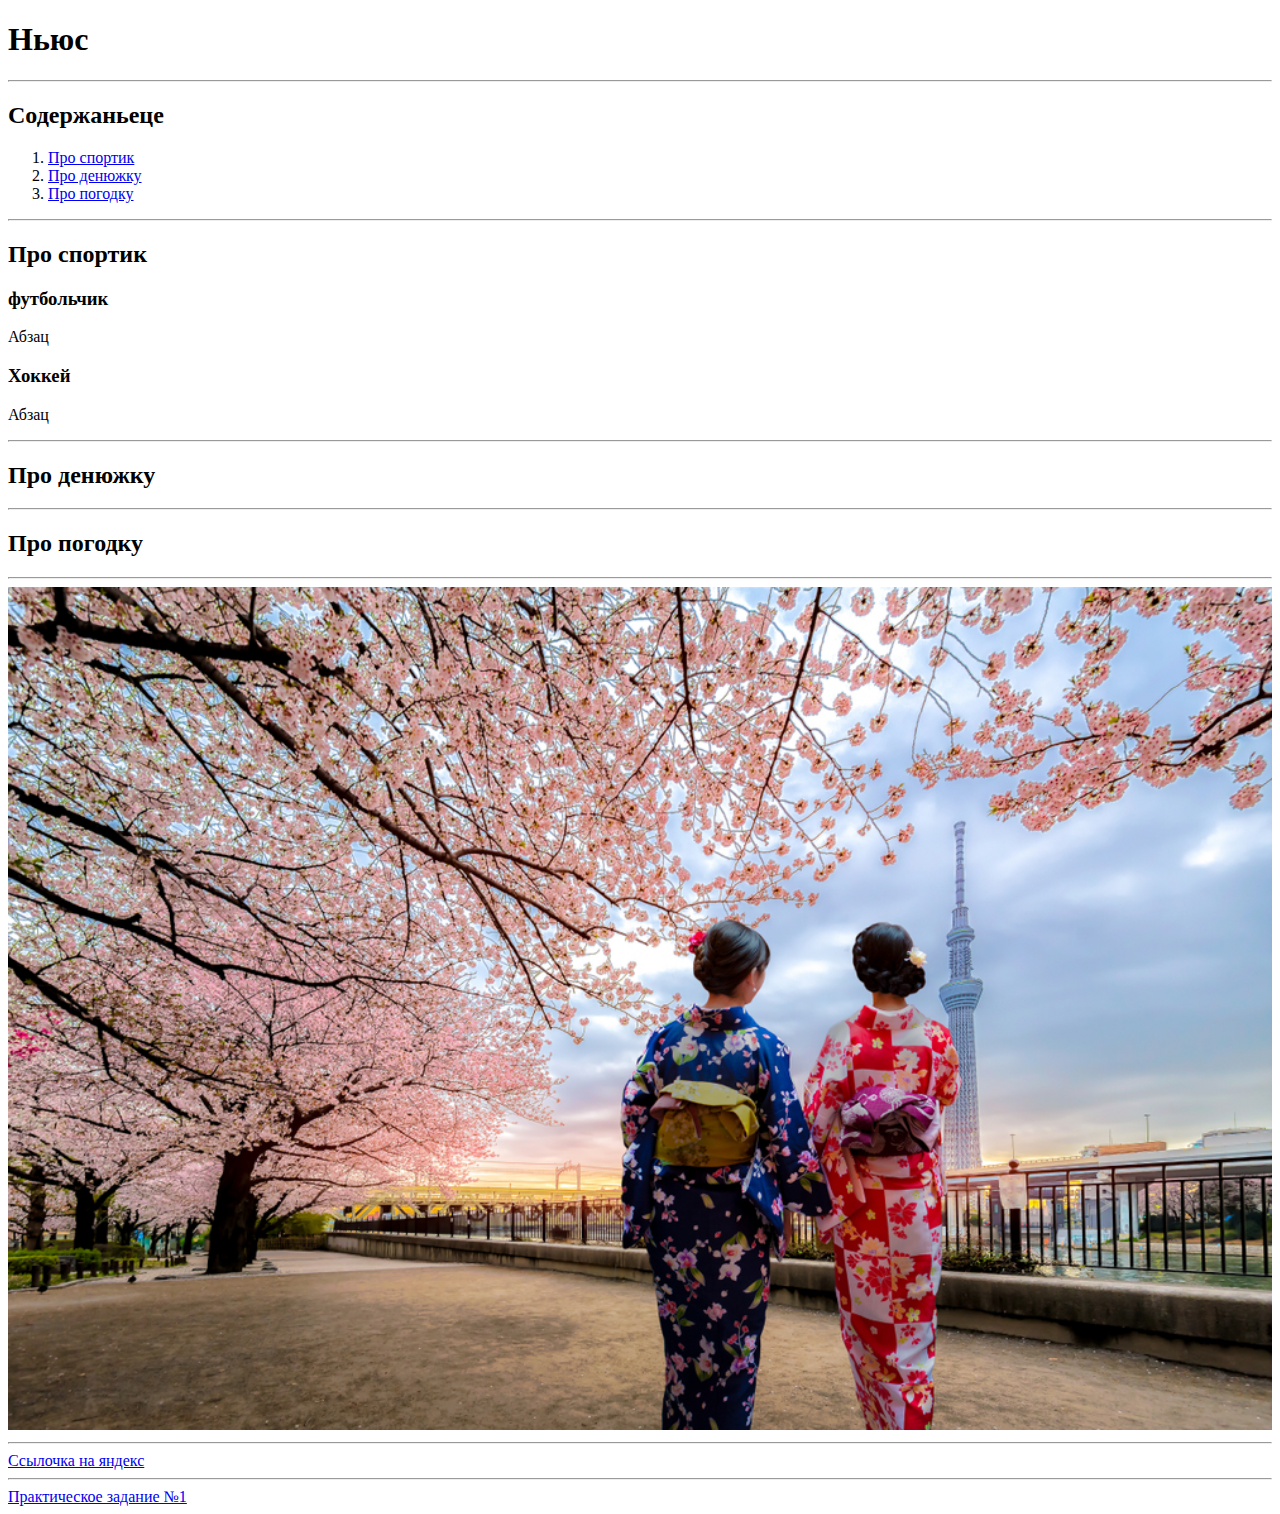
<file: index.html>
<!DOCTYPE html>
<html lang="ru">
<head>
    <meta charset="UTF-8">
    <meta name="viewport" content="width=device-width, initial-scale=1.0">
    <title>Онлайн-магазинчик</title>
</head>
<body>
    <h1>Ньюс</h1>
    <hr>
    <h2> Содержаньеце</h2></h2>
    <ol>
    <li><a href="#sport">Про спортик</a></li>
    <li><a href="#finance" >Про денюжку</a></li>
    <li><a href="#weather" >Про погодку</a></li>
</ol>
<hr>
    <h2 id="sport">Про спортик</h2>
    <h3>футбольчик</h3>
    <p>Абзац</p>
    <h3>Хоккей</h3>
    <p>Абзац</p>
    <hr>
    <h2 id="finance">Про денюжку</h2>
    <hr>
    <h2 id="weather">Про погодку</h2>
    <hr>




<img src="сакура.png" alt="сакура" width="100%">
<hr>
<a href="https://ya.ru">Ссылочка на яндекс</a>
<hr>
<a href="task1.html">Практическое задание №1</a>


</body>
</html>
</file>
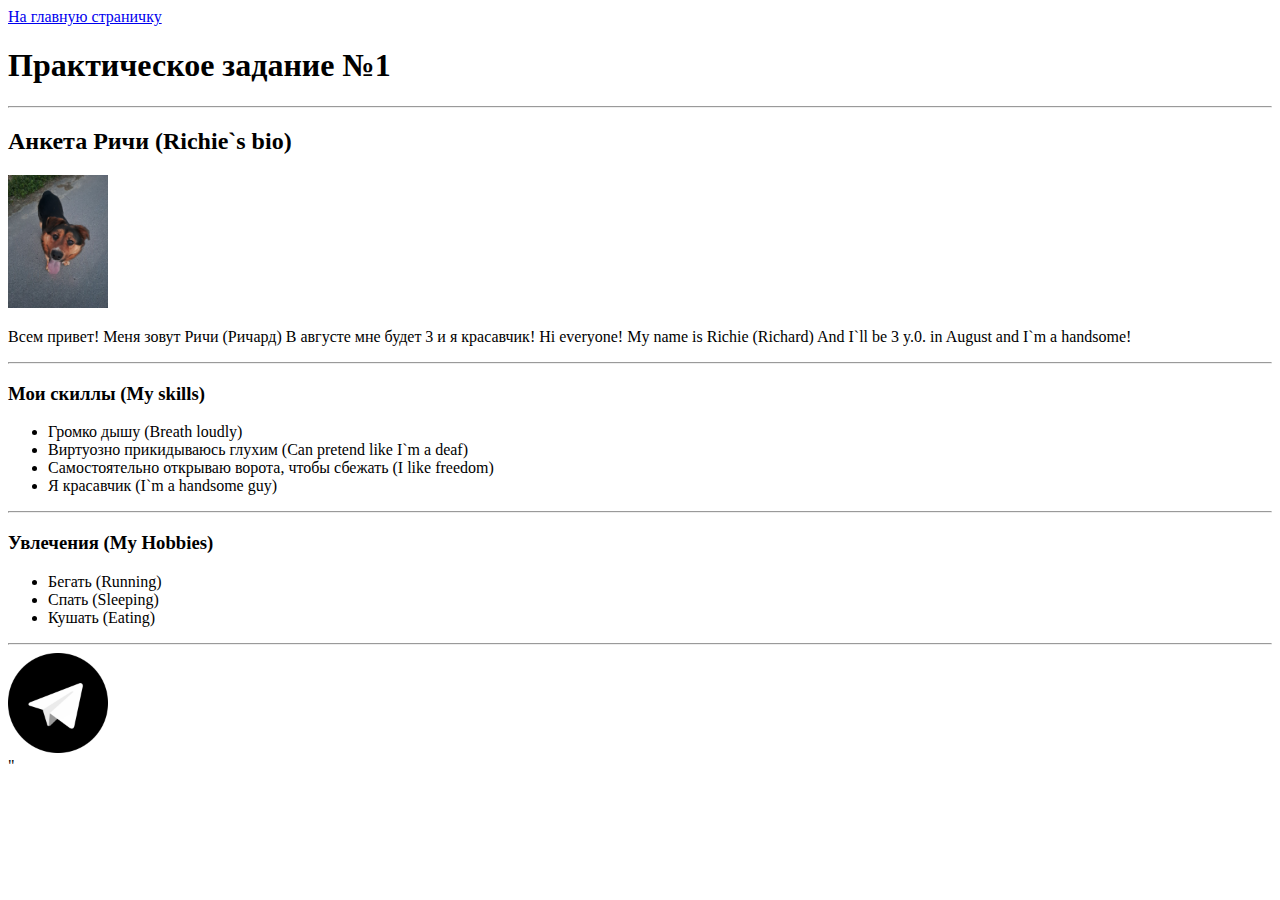
<file: task1.html>
<!DOCTYPE html>
<html lang="en">
<head>
    <meta charset="UTF-8">
    <meta name="viewport" content="width=
    , initial-scale=1.0">
    <title>Практическое задание №1</title>
</head>
<body>
    <a href="index.html">На главную страничку</a>
    <h1> Практическое задание №1</h1>
    <hr>
    <h2>Анкета Ричи (Richie`s bio)</h2>
<img src="Ричик.jpg" alt="Ой, картинка потерялась:(" width="100">
<p>Всем привет! Меня зовут Ричи (Ричард) В августе мне будет 3 и я красавчик! Hi everyone! My name is Richie (Richard) And I`ll be 3 y.0. in August and I`m a handsome!</p>
<hr>
<h3>Мои скиллы (My skills)</h3>
<ul>
    <li>Громко дышу (Breath loudly)</li>
    <li>Виртуозно прикидываюсь глухим (Can pretend like I`m a deaf)</li>
    <li>Самостоятельно открываю ворота, чтобы сбежать (I like freedom)</li>
    <li>Я красавчик (I`m a handsome guy)</li>
    </ul>
    <hr>
    <h3>Увлечения (My Hobbies)</h3>
    <ul>
        <li>Бегать (Running)</li>
        <li>Спать (Sleeping)</li>
        <li>Кушать (Eating)</li>
    </ul>
    <hr>
    <a href="https://t.me/skmova"></a>
    <img src="телеграм.png" alt="упс" width="100" alt="ссылка на телеграм">
    <a/><br>

    "


    
</body>
</html>
</file>
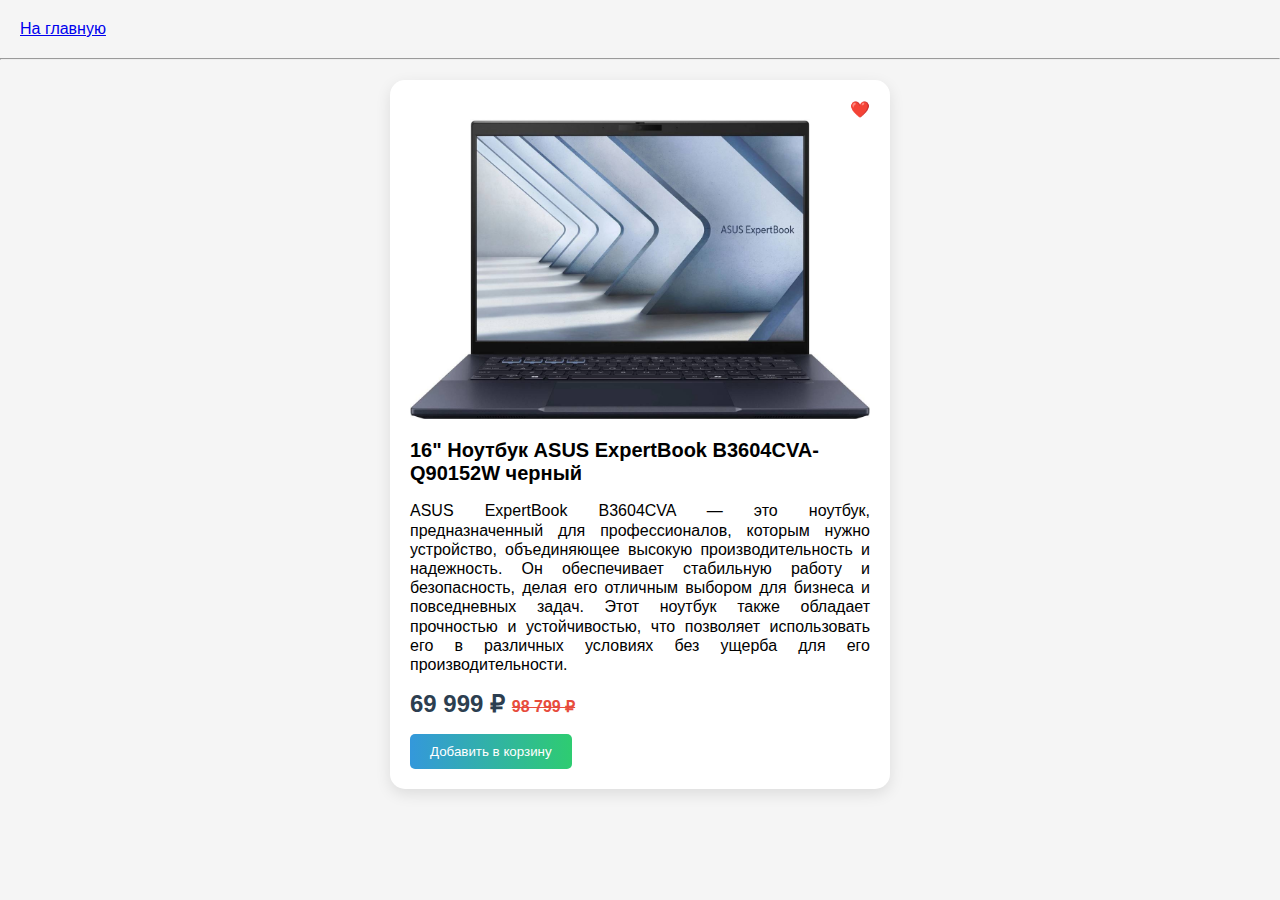
<file: task2.html>
<!DOCTYPE html>
<html lang="en">
<head>
    <meta charset="UTF-8">
    <meta name="viewport" content="width=device-width, initial-scale=1.0">
    <title>Document</title>
    <link rel="stylesheet" href="task2.css">
</head>
<body>
    <a class="back-to-main" href="index.html">На главную</a>
    <hr>

<div class="card">
<p class="favorite">
    <a href="#">❤️</a>
</p>
<img src="laptop.png" alt="">
<h3>16" Ноутбук ASUS ExpertBook B3604CVA-Q90152W черный</h3>
<p class="info">ASUS ExpertBook B3604CVA — это ноутбук, предназначенный для профессионалов, которым нужно устройство, объединяющее высокую производительность и надежность. Он обеспечивает стабильную работу и безопасность, делая его отличным выбором для бизнеса и повседневных задач. Этот ноутбук также обладает прочностью и устойчивостью, что позволяет использовать его в различных условиях без ущерба для его производительности.</p>
<p class="price">69 999 ₽ <span class="old-price">98 799 ₽</span> </p>
<button>Добавить в корзину</button>
</div>



</body>
</html>
</file>
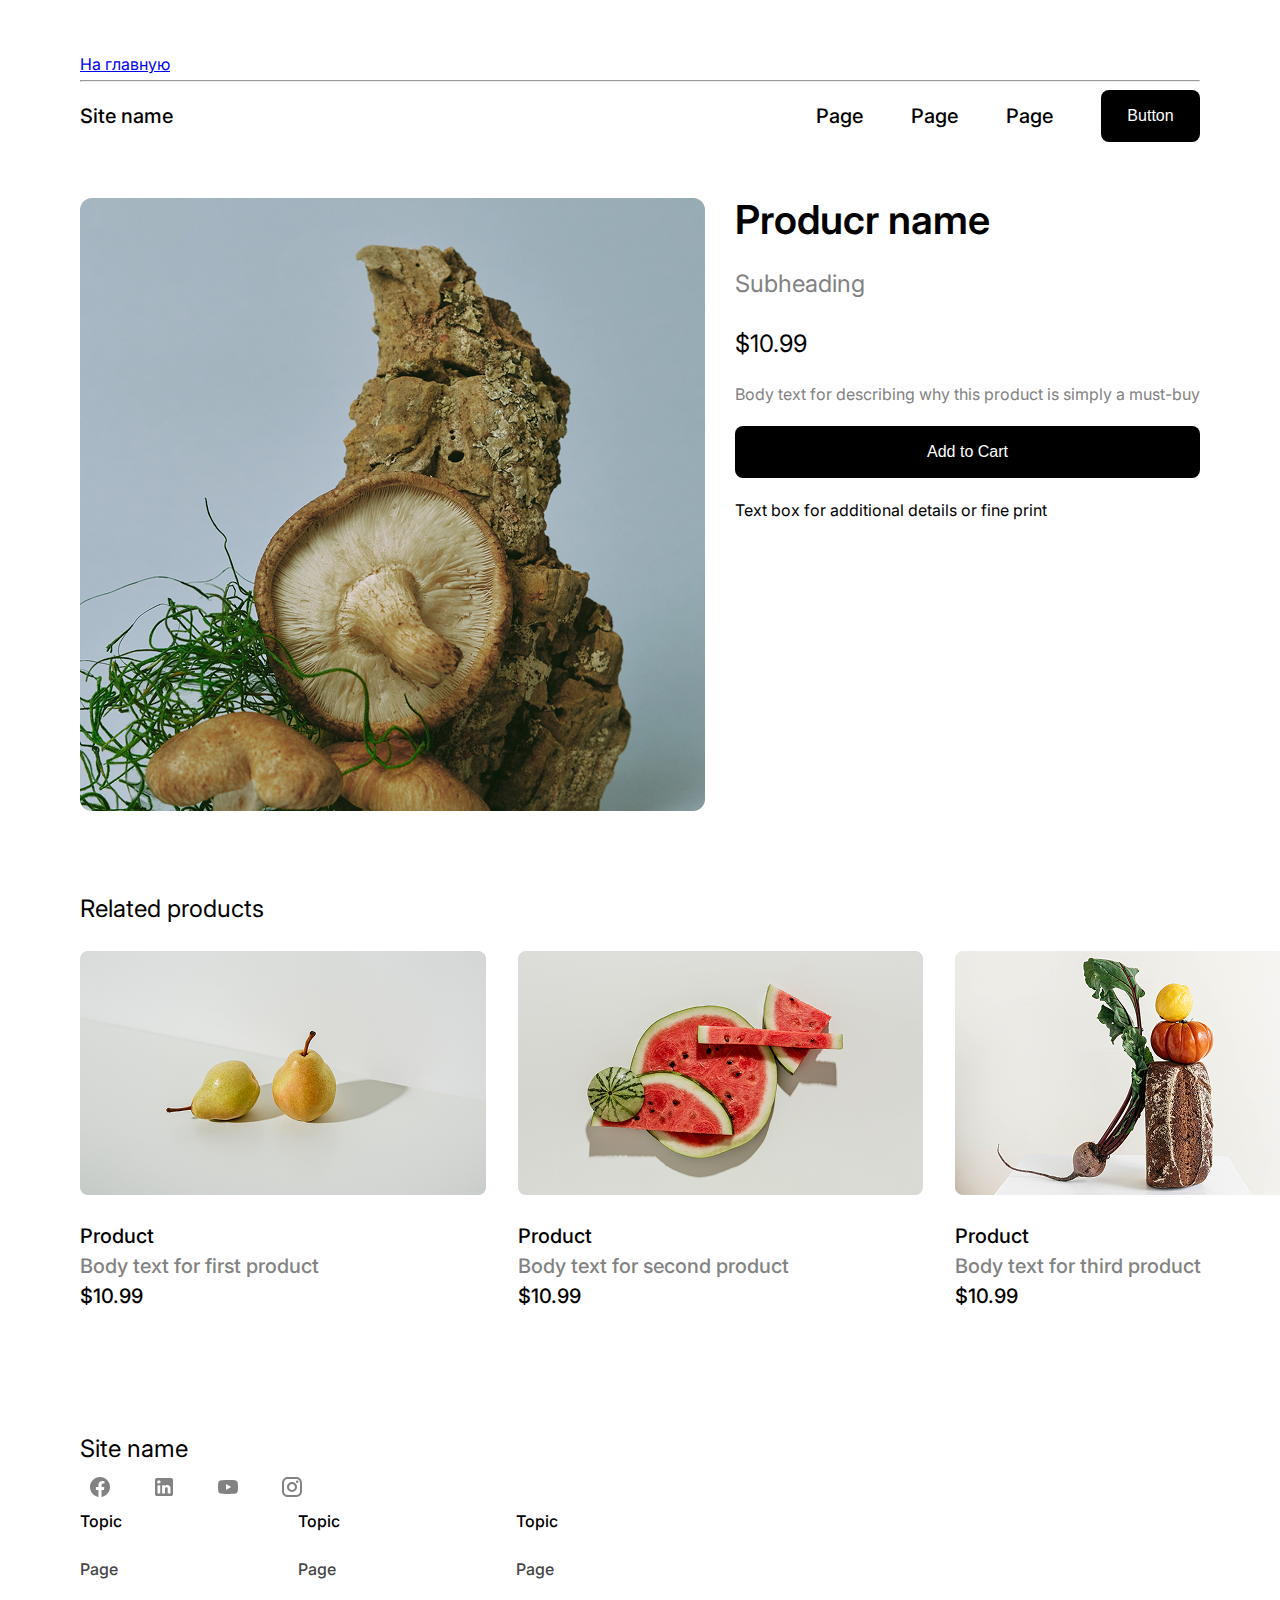
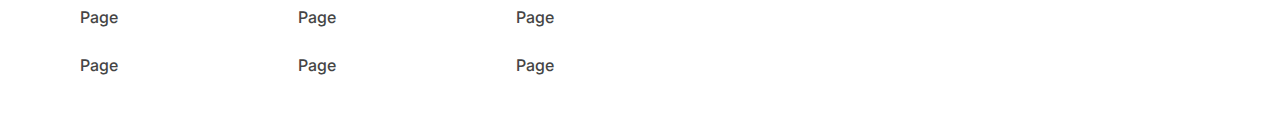
<file: task3.html>
<!DOCTYPE html>
<html lang="en">
<head>
    <meta charset="UTF-8">
    <meta name="viewport" content="width=device-width, initial-scale=1.0">
    <title>Document</title>
    <link rel="stylesheet" href="css/reset.css">
    <link rel="stylesheet" href="css/task3.css">
</head>
<body>
    <a class="back-to-main" href="index.html">На главную</a>
    <hr>

    <header>
<a class="logo" href="#">
    Site name
</a>
   <nav>
    <a href="#">Page</a>
    <a href="#">Page</a>
    <a href="#">Page</a>
    <button>Button</Button></button>
   </nav>
</header>

<main>
    <section class="hero-product">
        <img src="images/task1/task3/cards/hero.png" alt="">
<div class="hero-product-description">
<h1>Producr name</h1>
<h2>Subheading</h2>
<p class="hero-product-price">$10.99</p>
<p class="hero-product-about">Body text for describing why this product is simply a must-buy</p>
<button>Add to Cart</button>
<p class="hero-product-additional-details">Text box for additional details or fine print</p>
</div>
    </section>

    <section class="products"> 
<h2>Related products</h2>
<div class="product-cards">
    <figure class="product-card">
<img src="images/task1/task3/cards/card1.png" alt="">
<figcaption>
<h3>Product</h3>
<p class="product-card-about">Body text for first product</p>
<p class="product-card-price">$10.99</p>
</figcaption>
    </figure>
    <figure class="product-card">
<img src="images/task1/task3/cards/card2.png" alt="">
<figcaption>
<h3>Product</h3>
<p class="product-card-about">Body text for second product</p>
<p class="product-card-price">$10.99</p>
</figcaption>
    </figure>
    <figure class="product-card">
<img src="images/task1/task3/cards/card3.png" alt="">
<figcaption>
<h3>Product</h3>
<p class="product-card-about">Body text for third product</p>
<p class="product-card-price">$10.99</p>
</figcaption>
    </figure>
</div>
    </section>
</main>

<footer class="footer-info">
    <h2>Site name</h2>
    <div class="social-media">
     <a href="#"><img src="images/task1/task3/icons/Icon.svg" alt=""></a>
     <a href="#"><img src="images/task1/task3/icons/Icon-1.svg" alt=""></a>
     <a href="#"><img src="images/task1/task3/icons/Icon-2.svg" alt=""></a>
     <a href="#"><img src="images/task1/task3/icons/Icon-3.svg" alt=""></a>
    </div>
</div>
<div class="footer-links">
<ul class="footer-links-list">
    <h3>Topic</h3>
    <li><a href="#">Page</a></li>
    <li><a href="#">Page</a></li>
    <li><a href="#">Page</a></li>
</ul>
<ul class="footer-links-list">
    <h3>Topic</h3>
    <li><a href="#">Page</a></li>
    <li><a href="#">Page</a></li>
    <li><a href="#">Page</a></li>
</ul>
<ul class="footer-links-list">
    <h3>Topic</h3>
    <li><a href="#">Page</a></li>
    <li><a href="#">Page</a></li>
    <li><a href="#">Page</a></li>
</ul>
</div>

</footer>
</body>
</html>
</file>
<file: task2.css>
*{
font-family: Arial;
margin: 0;
padding: 0;
box-sizing: border-box;
}

.back-to-main{
    display: block;
    margin: 20px;
    width: max-content;
}

body{
    background: #f5f5f5;
}


.card{
    max-width: 500px;
    width: 100%;
    background: white;
    margin: 20px auto;
    padding: 20px;
    border-radius: 15px;
    box-shadow: 0px 5px 15px rgba(0, 0, 0, .1 );
transition: 0.3s;
}

.card:hover{
    transform: scale(1.05);
}

.card .favorite{
    text-align: right;
}

.card .favorite a{
    text-decoration: none;
}

.card img{
    width: 100%;
}

.card h3{
    margin: 16px 0px;
    font-size: 20px;
}

.card .info{
    line-height: 1.2;
    text-align: justify;
}

.card .price{
    color: #2c3e50;
    font-weight: bold;
    font-size: 24px;
    margin: 16px 0px;
}

.card .old-price{
    color: #e74c3c;
    text-decoration: line-through;
    font-size: 16px;
}

.card button{
    background: linear-gradient(to right, #3498db, #2ecc71 );
    color: white;
    border: none;
    padding: 10px 20px;
    border-radius: 5px;
    cursor: pointer;
}

.card button:hover{
    filter: brightness(0.90);
}
</file>
<file: css/task3.css>
@import url('https://fonts.googleapis.com/css2?family=Inter:ital,opsz,wght@0,14..32,100..900;1,14..32,100..900&display=swap');


*{
    box-sizing: border-box;
}

body{
font-family: "Inter", sans-serif;
max-width: 1440px;
margin: 0 auto;
padding: 56px 80px;
}

header{
    display: flex;
    justify-content: space-between;
    align-items: center;
}

.logo, header nav a,
.hero-product-abou,
.hero-product-description-details,
.product-card figcaption{
   color:black;
   text-decoration: none;
   font-weight: 500;
   font-size: 20px;
   line-height: 150%;
}

header nav{
    display: flex;
    gap: 48px;
    align-items: center;
}


header button, .hero-product-description button{
    background: black;
    color: white;
    width: 99px;
    height: 52px;
    border-radius: 8px;
    border: none;
    cursor: pointer;
    font-size: 16px;
    font-weight: 500px;
}

.hero-product{
    margin: 56px 0px 80px;
    display: flex;
    justify-content: space-between;
}

.hero-product-description{
    display: flex;
    flex-direction: column;
    gap: 24px;
    max-width: 515px;
}

h1{
   font-size: 40px;
   font-weight: 600;
   line-height: 110%;
}

.hero-product-description h2,
.hero-product-price,
.products h2,
.footer-info h2 {
    font-size: 24px;
    line-height: 150%;
}

.hero-product-description h2,
.hero-product-about,
.hero-product-description-details,
.product-card-about{
   color: #828282; 
}

.hero-product-description button{
    width: unset;
}

..hero-product-description-details{
    font-size: 16px;
}

.product-cards{
    margin: 24px 0px 120px;
    display: flex;
    gap: 32px;
}

.product-card{
    flex: auto;
}

.product-card figcaption{
    margin-top: 24px;
}


.footer{
    display: flex;
    justify-content: space-between;
    border-top: 1px solid #E6E6E6;
    padding-top: 48px;
}

.footer-links{
    display: flex;
    gap: 32px;
}

.footer-links-list{
    display: flex;
    flex-direction: column;
    gap: 24px;
    width: 186px;
}

.footer-links-list a, .footer-links h3{
    font-weight: 500;
    line-height: 150%;
    color: #454545;
    text-decoration: none;
}

.footer-links h3{
    color: black;
}

.footer-info{
display: flex;
justify-content: space-between;
flex-direction: column;
}

.social-media{
    display: flex;
    align-items: center;
    gap: 24px;
}

.social-media img:hover{
    filter: brightness(50%);
}
</file>
